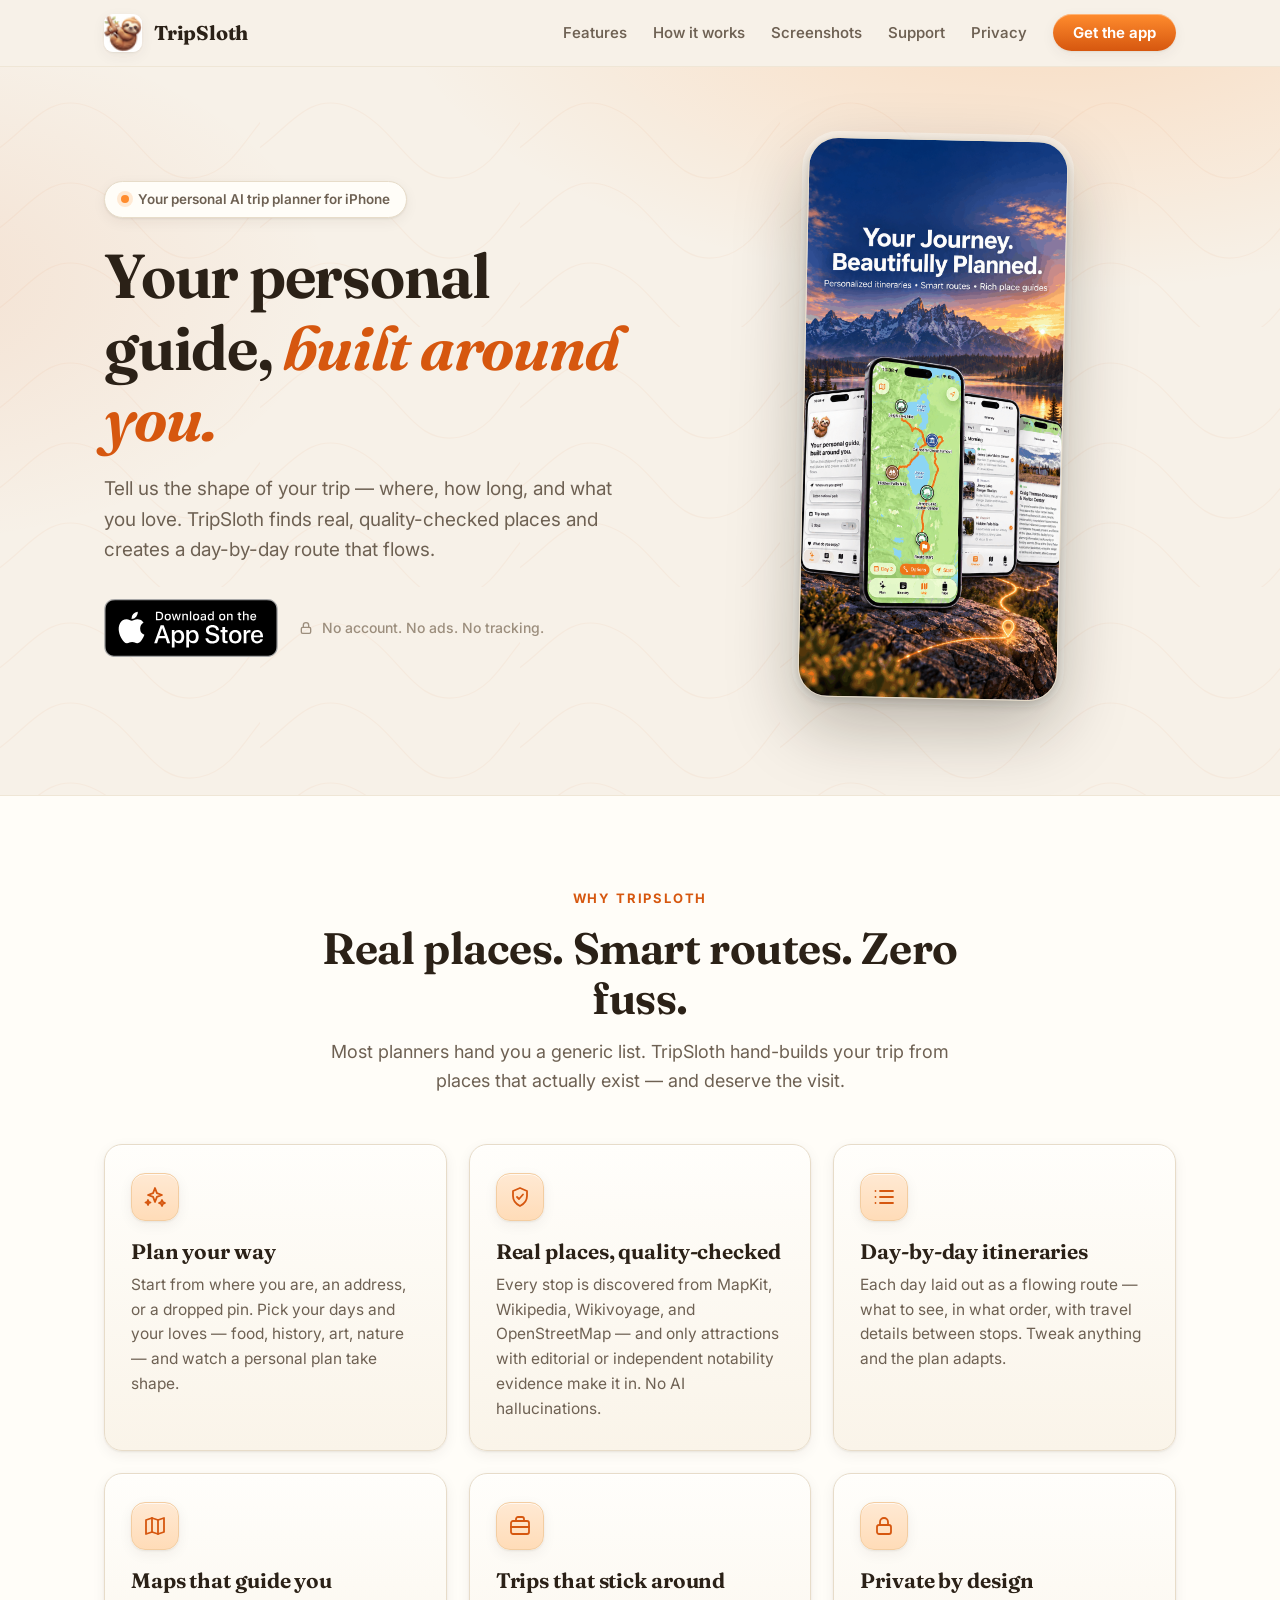
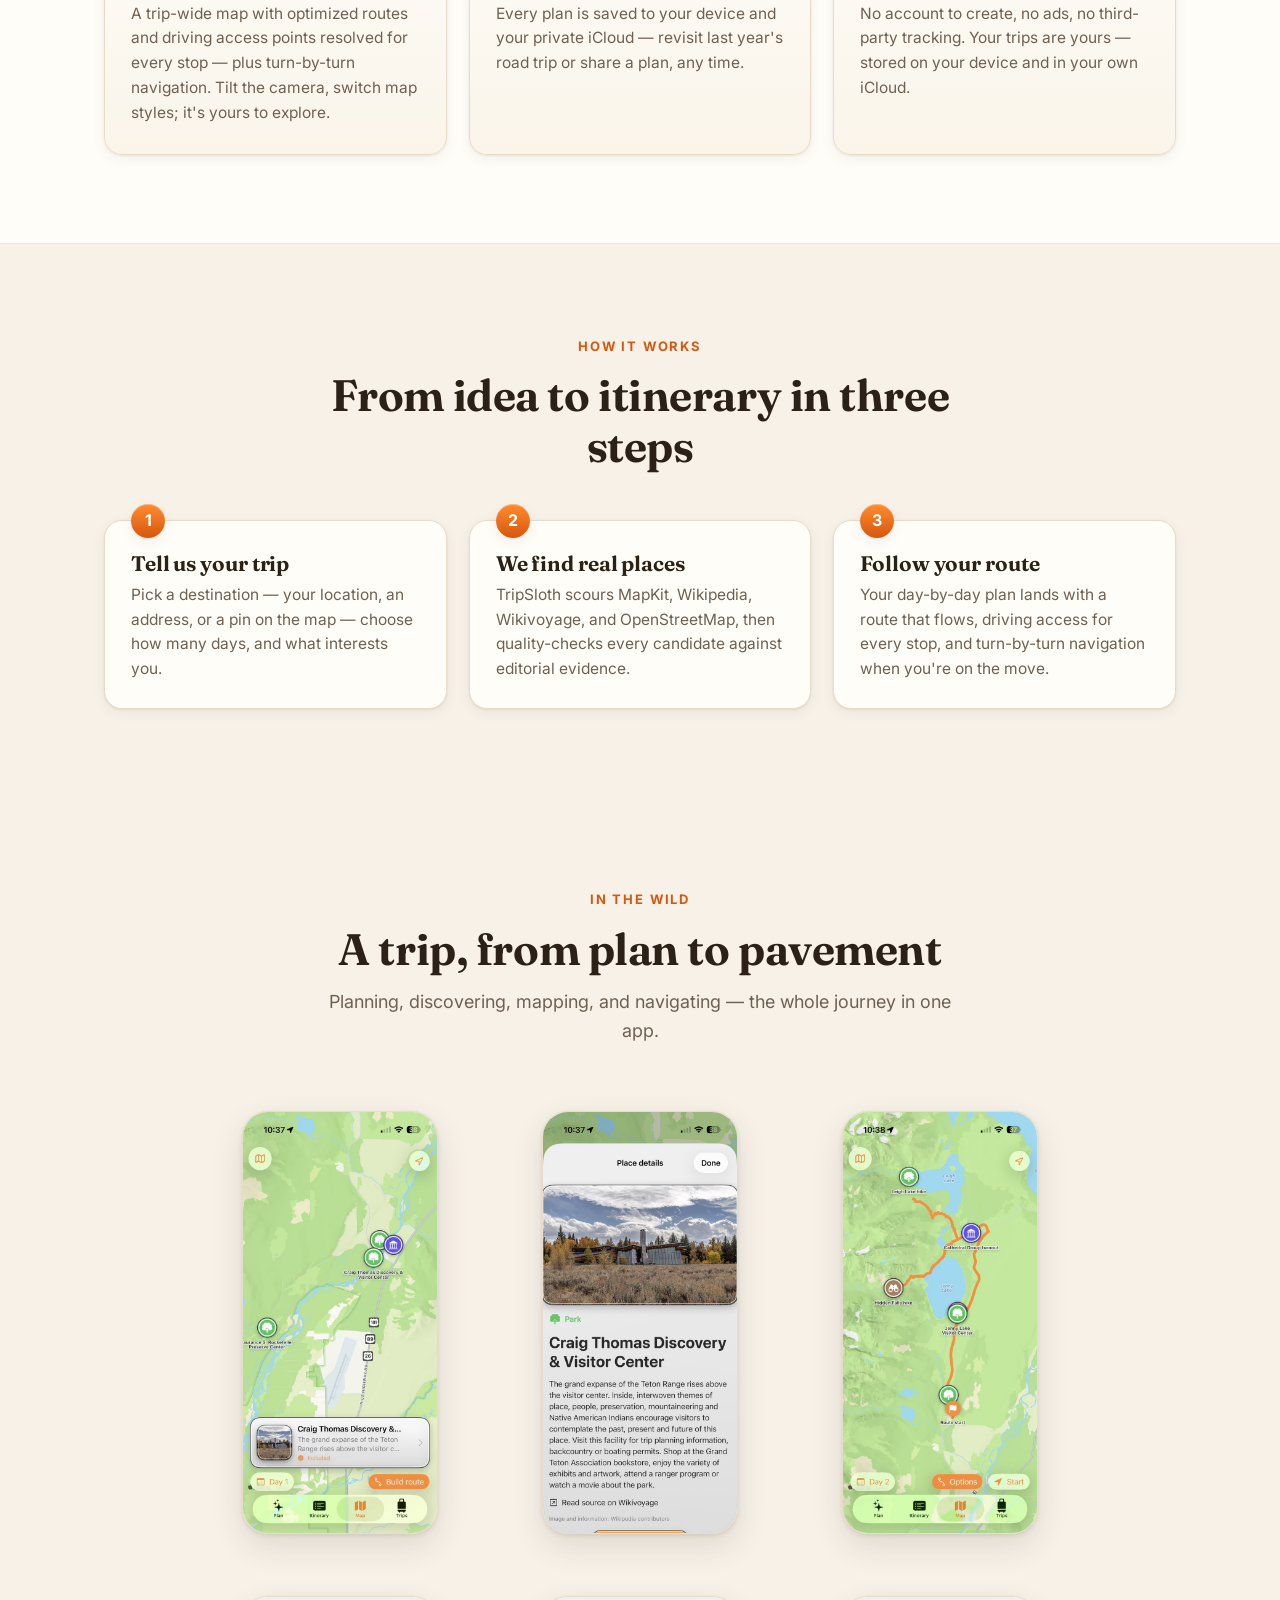
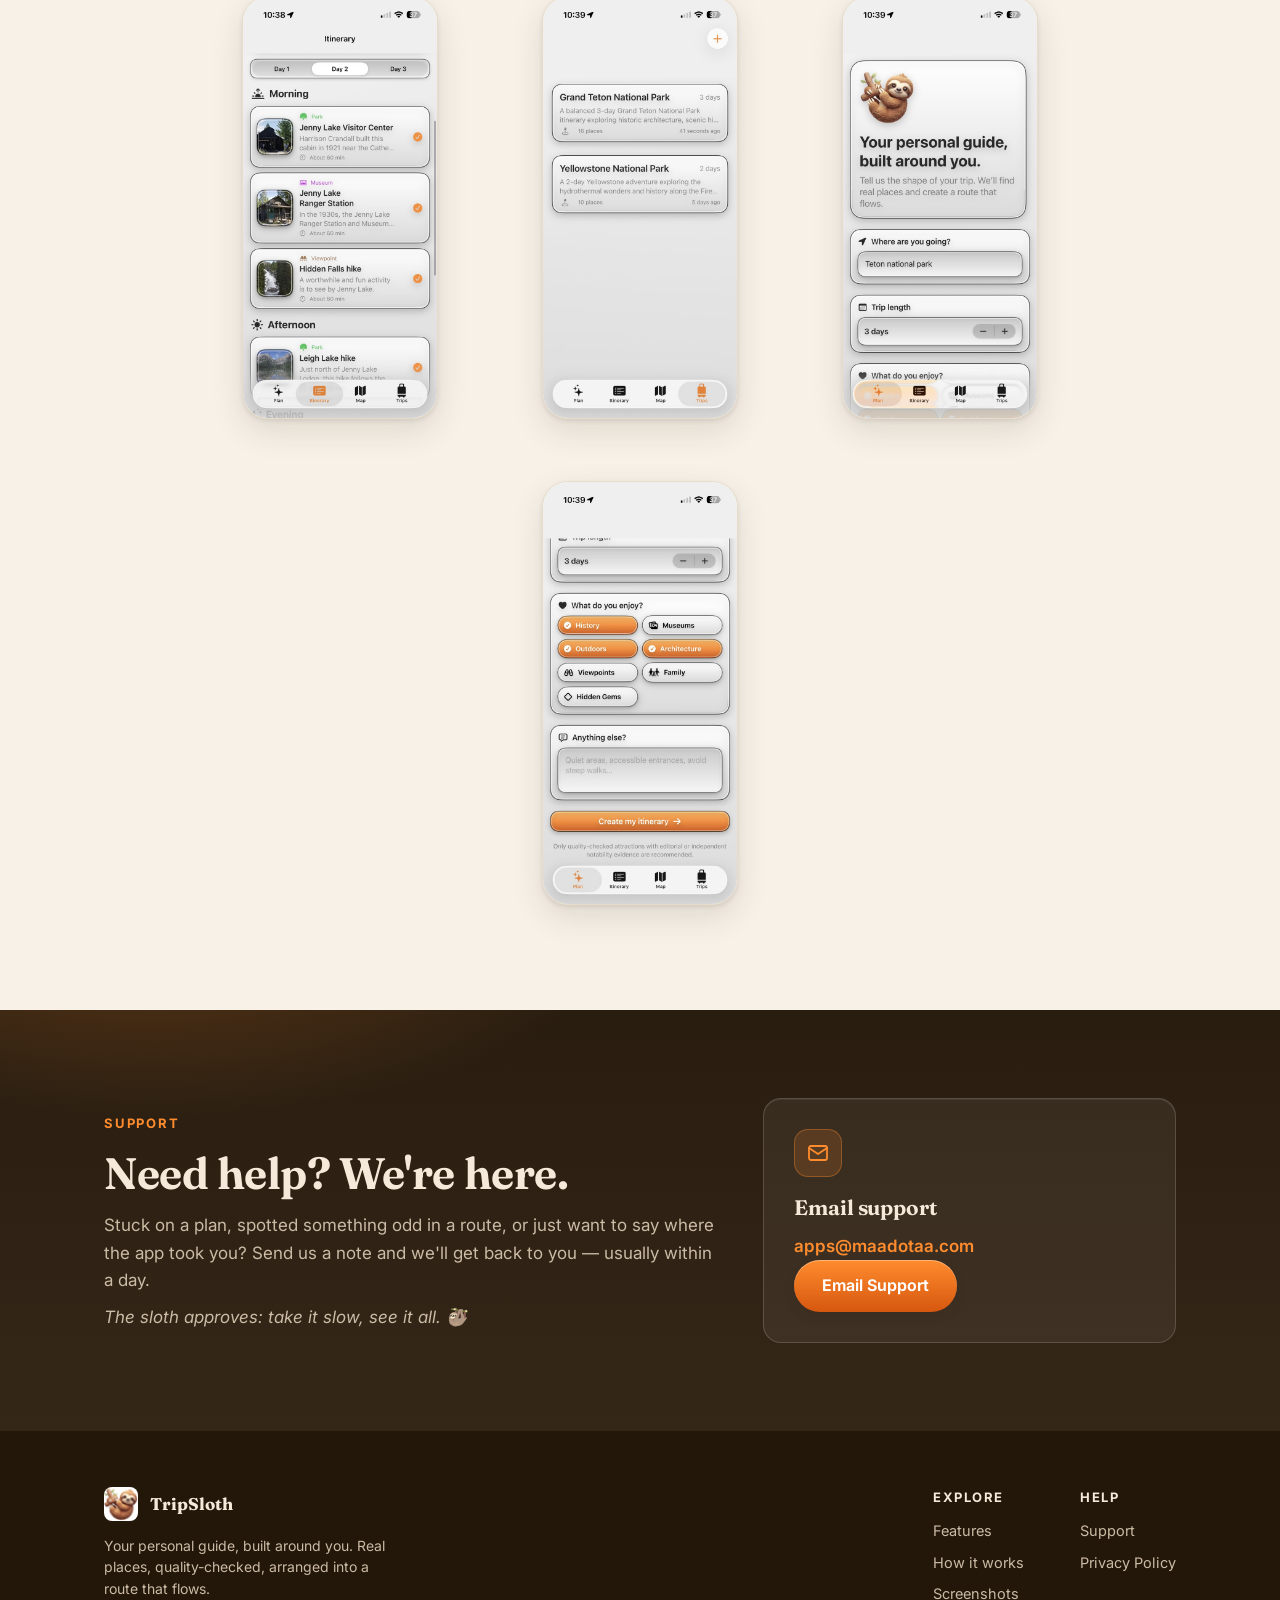
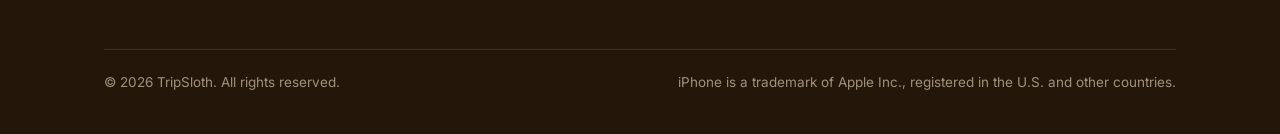
<file: index.html>
<!DOCTYPE html>
<html lang="en">
<head>
  <meta charset="UTF-8">
  <meta name="viewport" content="width=device-width, initial-scale=1.0">
  <title>TripSloth — Your personal guide, built around you</title>
  <meta name="description" content="TripSloth turns the shape of your trip — destination, days, and interests — into a day-by-day plan built from real, quality-checked places. Plan, map, and navigate. No account, no ads, no tracking.">
  <meta property="og:title" content="TripSloth — Your personal guide, built around you">
  <meta property="og:description" content="Tell us the shape of your trip. We'll find real places and create a route that flows.">
  <meta property="og:type" content="website">
  <meta property="og:image" content="images/hero.png">

  <link rel="icon" href="assets/favicon.ico" sizes="48x48">
  <link rel="icon" type="image/png" sizes="32x32" href="assets/favicon-32.png">
  <link rel="icon" type="image/png" sizes="192x192" href="assets/favicon-192.png">
  <link rel="apple-touch-icon" href="assets/apple-touch-icon.png">

  <link rel="preconnect" href="https://fonts.googleapis.com">
  <link rel="preconnect" href="https://fonts.gstatic.com" crossorigin>
  <link href="https://fonts.googleapis.com/css2?family=Fraunces:ital,opsz,wght@0,9..144,500;0,9..144,650;0,9..144,700;1,9..144,600&family=Inter:wght@400;500;600;700&display=swap" rel="stylesheet">
  <link rel="stylesheet" href="assets/styles.css">
</head>
<body>

  <!-- ===================== nav ===================== -->
  <header class="nav">
    <div class="nav-inner">
      <a class="brand" href="index.html" aria-label="TripSloth home">
        <img src="assets/favicon-32.png" alt="TripSloth icon" width="38" height="38">
        <span class="brand-name">TripSloth</span>
      </a>
      <ul class="nav-links">
        <li><a href="#features">Features</a></li>
        <li><a href="#how-it-works">How it works</a></li>
        <li><a href="#screenshots">Screenshots</a></li>
        <li><a href="#support">Support</a></li>
        <li><a href="privacy/index.html">Privacy</a></li>
        <li class="nav-cta-li"><a class="nav-cta" href="https://apps.apple.com/us/app/trip-sloth/6811653698">Get the app</a></li>
      </ul>
    </div>
  </header>

  <main>
    <!-- ===================== hero ===================== -->
    <section class="hero">
      <div class="hero-topo" aria-hidden="true"></div>
      <div class="container hero-inner">
        <div>
          <span class="hero-badge"><span class="dot"></span> Your personal AI trip planner for iPhone</span>
          <h1>Your personal guide, <em>built around you.</em></h1>
          <p class="hero-sub">Tell us the shape of your trip — where, how long, and what you love. TripSloth finds real, quality-checked places and creates a day-by-day route that flows.</p>
          <div class="hero-actions">
            <a class="appstore-badge" href="https://apps.apple.com/us/app/trip-sloth/6811653698" aria-label="Download TripSloth on the App Store">
              <img src="assets/app-store-badge.svg" alt="Download on the App Store" width="174" height="58">
            </a>
            <span class="hero-note">
              <svg width="16" height="16" viewBox="0 0 24 24" fill="none" stroke="currentColor" stroke-width="2" stroke-linecap="round" stroke-linejoin="round" aria-hidden="true"><rect x="5" y="11" width="14" height="9" rx="2"/><path d="M8 11V8a4 4 0 0 1 8 0v3"/></svg>
              No account. No ads. No tracking.
            </span>
          </div>
        </div>
        <div class="hero-visual">
          <div class="hero-glow" aria-hidden="true"></div>
          <div class="hero-frame">
            <img src="images/hero.png" alt="TripSloth on iPhone — plan, map, and day-by-day itinerary" width="853" height="1844">
          </div>
        </div>
      </div>
    </section>

    <!-- ===================== features ===================== -->
    <section class="section features" id="features">
      <div class="container">
        <div class="section-head center">
          <span class="eyebrow">Why TripSloth</span>
          <h2>Real places. Smart routes. Zero fuss.</h2>
          <p>Most planners hand you a generic list. TripSloth hand-builds your trip from places that actually exist — and deserve the visit.</p>
        </div>
        <div class="feature-grid">
          <article class="card">
            <div class="card-icon" aria-hidden="true">
              <svg viewBox="0 0 24 24" fill="none" stroke="currentColor" stroke-width="1.8" stroke-linecap="round" stroke-linejoin="round"><path d="M12 3l1.9 5.1L19 10l-5.1 1.9L12 17l-1.9-5.1L5 10l5.1-1.9L12 3z"/><path d="M19 15l.9 2.1L22 18l-2.1.9L19 21l-.9-2.1L16 18l2.1-.9L19 15z"/><path d="M5 15l.7 1.8L7.5 17.5l-1.8.7L5 20l-.7-1.8L2.5 17.5l1.8-.7L5 15z"/></svg>
            </div>
            <h3>Plan your way</h3>
            <p>Start from where you are, an address, or a dropped pin. Pick your days and your loves — food, history, art, nature — and watch a personal plan take shape.</p>
          </article>
          <article class="card">
            <div class="card-icon" aria-hidden="true">
              <svg viewBox="0 0 24 24" fill="none" stroke="currentColor" stroke-width="1.8" stroke-linecap="round" stroke-linejoin="round"><path d="M12 3l7 3v5c0 4.5-3 8-7 10-4-2-7-5.5-7-10V6l7-3z"/><path d="M9 12l2 2 4-4.5"/></svg>
            </div>
            <h3>Real places, quality-checked</h3>
            <p>Every stop is discovered from MapKit, Wikipedia, Wikivoyage, and OpenStreetMap — and only attractions with editorial or independent notability evidence make it in. No AI hallucinations.</p>
          </article>
          <article class="card">
            <div class="card-icon" aria-hidden="true">
              <svg viewBox="0 0 24 24" fill="none" stroke="currentColor" stroke-width="1.8" stroke-linecap="round" stroke-linejoin="round"><path d="M8 6h13M8 12h13M8 18h13"/><path d="M3.5 6h.01M3.5 12h.01M3.5 18h.01"/></svg>
            </div>
            <h3>Day-by-day itineraries</h3>
            <p>Each day laid out as a flowing route — what to see, in what order, with travel details between stops. Tweak anything and the plan adapts.</p>
          </article>
          <article class="card">
            <div class="card-icon" aria-hidden="true">
              <svg viewBox="0 0 24 24" fill="none" stroke="currentColor" stroke-width="1.8" stroke-linecap="round" stroke-linejoin="round"><path d="M9 4L3 6v14l6-2 6 2 6-2V4l-6 2-6-2z"/><path d="M9 4v14"/><path d="M15 6v14"/></svg>
            </div>
            <h3>Maps that guide you</h3>
            <p>A trip-wide map with optimized routes and driving access points resolved for every stop — plus turn-by-turn navigation. Tilt the camera, switch map styles; it's yours to explore.</p>
          </article>
          <article class="card">
            <div class="card-icon" aria-hidden="true">
              <svg viewBox="0 0 24 24" fill="none" stroke="currentColor" stroke-width="1.8" stroke-linecap="round" stroke-linejoin="round"><rect x="3" y="7" width="18" height="13" rx="2"/><path d="M8 7V5a2 2 0 0 1 2-2h4a2 2 0 0 1 2 2v2"/><path d="M3 13h18"/></svg>
            </div>
            <h3>Trips that stick around</h3>
            <p>Every plan is saved to your device and your private iCloud — revisit last year's road trip or share a plan, any time.</p>
          </article>
          <article class="card">
            <div class="card-icon" aria-hidden="true">
              <svg viewBox="0 0 24 24" fill="none" stroke="currentColor" stroke-width="1.8" stroke-linecap="round" stroke-linejoin="round"><rect x="5" y="11" width="14" height="9" rx="2"/><path d="M8 11V8a4 4 0 0 1 8 0v3"/></svg>
            </div>
            <h3>Private by design</h3>
            <p>No account to create, no ads, no third-party tracking. Your trips are yours — stored on your device and in your own iCloud.</p>
          </article>
        </div>
      </div>
    </section>

    <!-- ===================== how it works ===================== -->
    <section class="section" id="how-it-works">
      <div class="container">
        <div class="section-head center">
          <span class="eyebrow">How it works</span>
          <h2>From idea to itinerary in three steps</h2>
        </div>
        <div class="steps">
          <div class="step">
            <h3>Tell us your trip</h3>
            <p>Pick a destination — your location, an address, or a pin on the map — choose how many days, and what interests you.</p>
          </div>
          <div class="step">
            <h3>We find real places</h3>
            <p>TripSloth scours MapKit, Wikipedia, Wikivoyage, and OpenStreetMap, then quality-checks every candidate against editorial evidence.</p>
          </div>
          <div class="step">
            <h3>Follow your route</h3>
            <p>Your day-by-day plan lands with a route that flows, driving access for every stop, and turn-by-turn navigation when you're on the move.</p>
          </div>
        </div>
      </div>
    </section>

    <!-- ===================== screenshots ===================== -->
    <section class="section screenshots" id="screenshots">
      <div class="container">
        <div class="section-head center">
          <span class="eyebrow">In the wild</span>
          <h2>A trip, from plan to pavement</h2>
          <p>Planning, discovering, mapping, and navigating — the whole journey in one app.</p>
        </div>
        <div class="shots">
          <figure class="shot"><img src="images/screenshot-1.jpg" alt="TripSloth trip planning screen" width="630" height="1368" loading="lazy"></figure>
          <figure class="shot"><img src="images/screenshot-2.jpg" alt="TripSloth destination and interests selection" width="630" height="1368" loading="lazy"></figure>
          <figure class="shot"><img src="images/screenshot-3.jpg" alt="TripSloth discovering places" width="630" height="1368" loading="lazy"></figure>
          <figure class="shot"><img src="images/screenshot-4.jpg" alt="TripSloth day-by-day itinerary" width="630" height="1368" loading="lazy"></figure>
          <figure class="shot"><img src="images/screenshot-5.jpg" alt="TripSloth place detail with photos" width="630" height="1368" loading="lazy"></figure>
          <figure class="shot"><img src="images/screenshot-6.jpg" alt="TripSloth trip map with route" width="630" height="1368" loading="lazy"></figure>
          <figure class="shot"><img src="images/screenshot-7.jpg" alt="TripSloth turn-by-turn navigation" width="630" height="1368" loading="lazy"></figure>
        </div>
      </div>
    </section>

    <!-- ===================== support ===================== -->
    <section class="section support-band" id="support">
      <div class="container support-inner">
        <div>
          <span class="eyebrow" style="color: var(--accent);">Support</span>
          <h2>Need help? We're here.</h2>
          <p>Stuck on a plan, spotted something odd in a route, or just want to say where the app took you? Send us a note and we'll get back to you — usually within a day.</p>
          <p style="margin-top: 10px; font-style: italic;">The sloth approves: take it slow, see it all. 🦥</p>
        </div>
        <div class="support-card">
          <div class="card-icon" aria-hidden="true">
            <svg viewBox="0 0 24 24" fill="none" stroke="currentColor" stroke-width="1.8" stroke-linecap="round" stroke-linejoin="round"><rect x="3" y="5" width="18" height="14" rx="2"/><path d="M3 7l9 6 9-6"/></svg>
          </div>
          <h3 style="color: var(--cream-on-deep); margin-bottom: 6px;">Email support</h3>
          <p class="support-email"><a href="mailto:apps@maadotaa.com?subject=need%20help%20with%20TripSloth">apps@maadotaa.com</a></p>
          <a class="btn" href="mailto:apps@maadotaa.com?subject=need%20help%20with%20TripSloth">Email Support</a>
        </div>
      </div>
    </section>
  </main>

  <!-- ===================== footer ===================== -->
  <footer class="footer">
    <div class="container">
      <div class="footer-inner">
        <div>
          <div class="footer-brand">
            <img src="assets/favicon-32.png" alt="" width="34" height="34">
            <strong>TripSloth</strong>
          </div>
          <p class="footer-tagline">Your personal guide, built around you. Real places, quality-checked, arranged into a route that flows.</p>
        </div>
        <nav class="footer-links" aria-label="Footer">
          <div class="footer-col">
            <h4>Explore</h4>
            <ul>
              <li><a href="#features">Features</a></li>
              <li><a href="#how-it-works">How it works</a></li>
              <li><a href="#screenshots">Screenshots</a></li>
            </ul>
          </div>
          <div class="footer-col">
            <h4>Help</h4>
            <ul>
              <li><a href="#support">Support</a></li>
              <li><a href="privacy/index.html">Privacy Policy</a></li>
            </ul>
          </div>
        </nav>
      </div>
      <div class="footer-bottom">
        <span>© 2026 TripSloth. All rights reserved.</span>
        <span>iPhone is a trademark of Apple Inc., registered in the U.S. and other countries.</span>
      </div>
    </div>
  </footer>

</body>
</html>
</file>
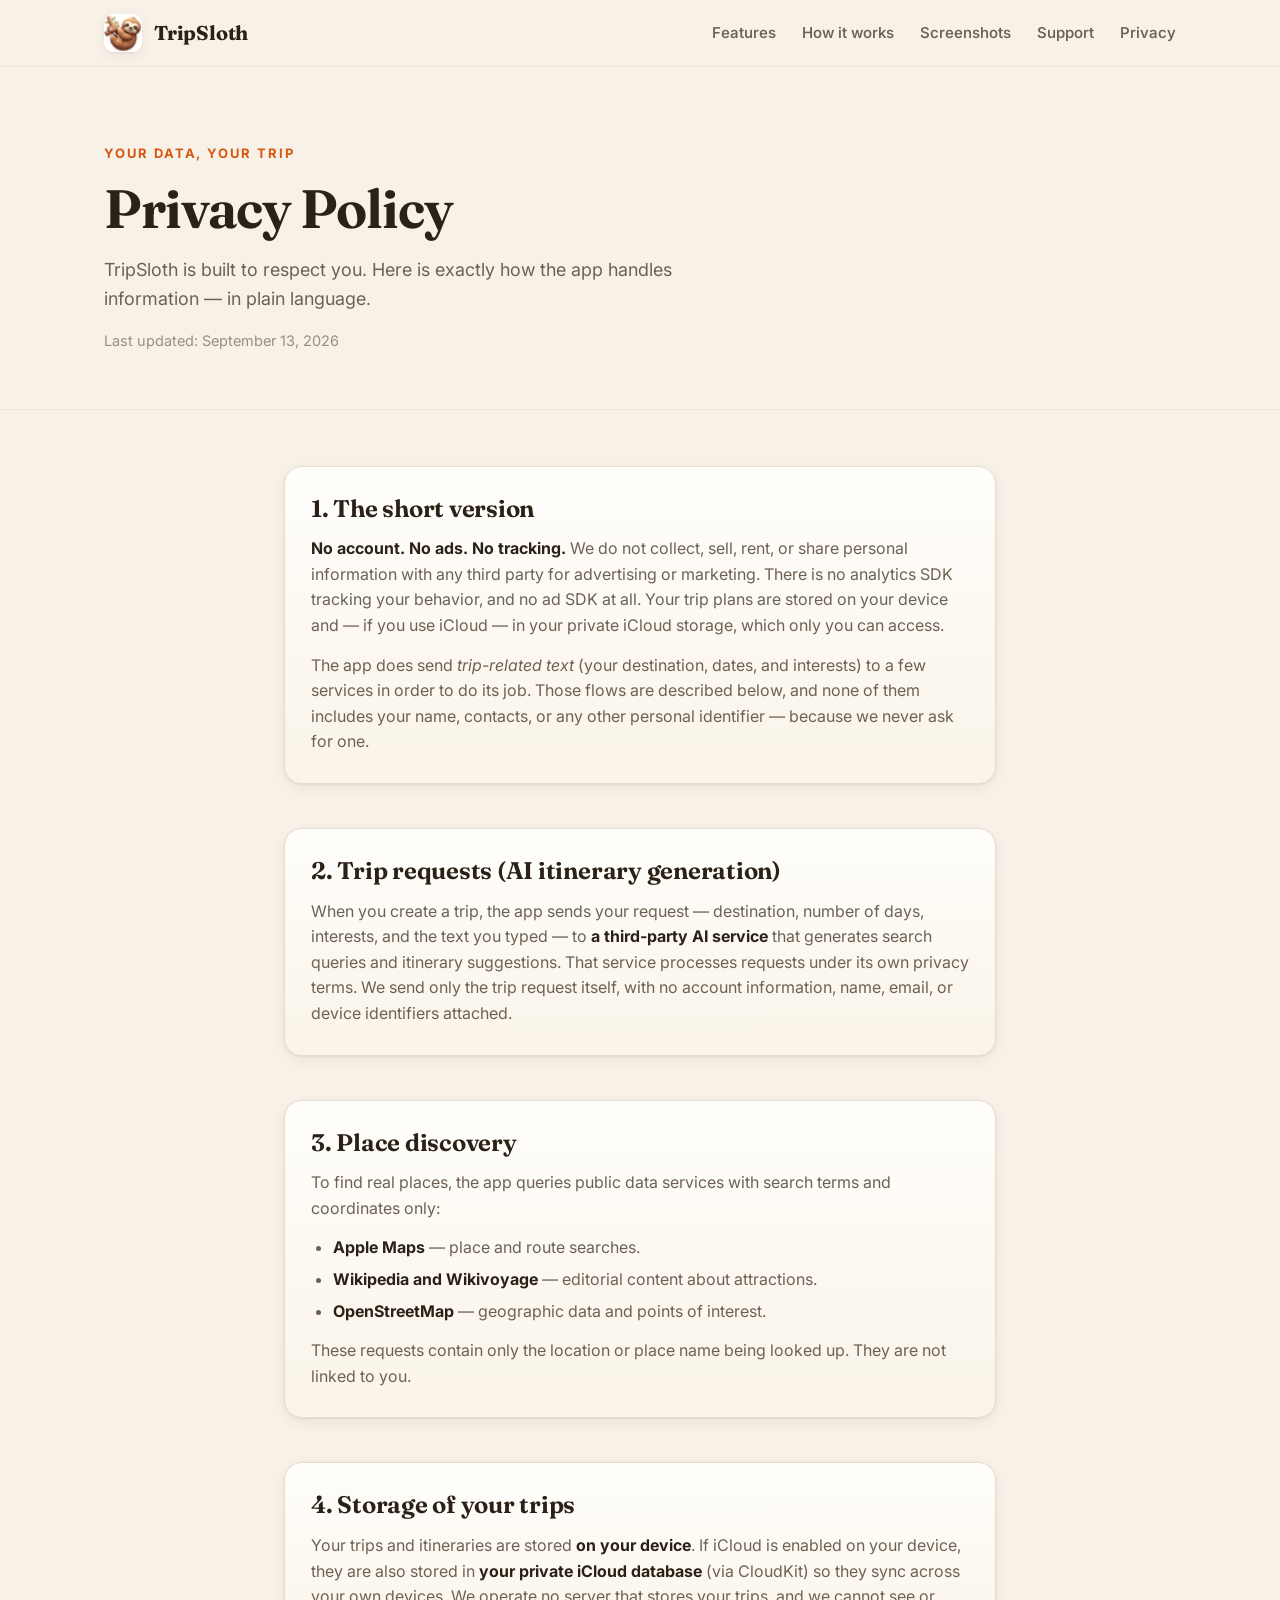
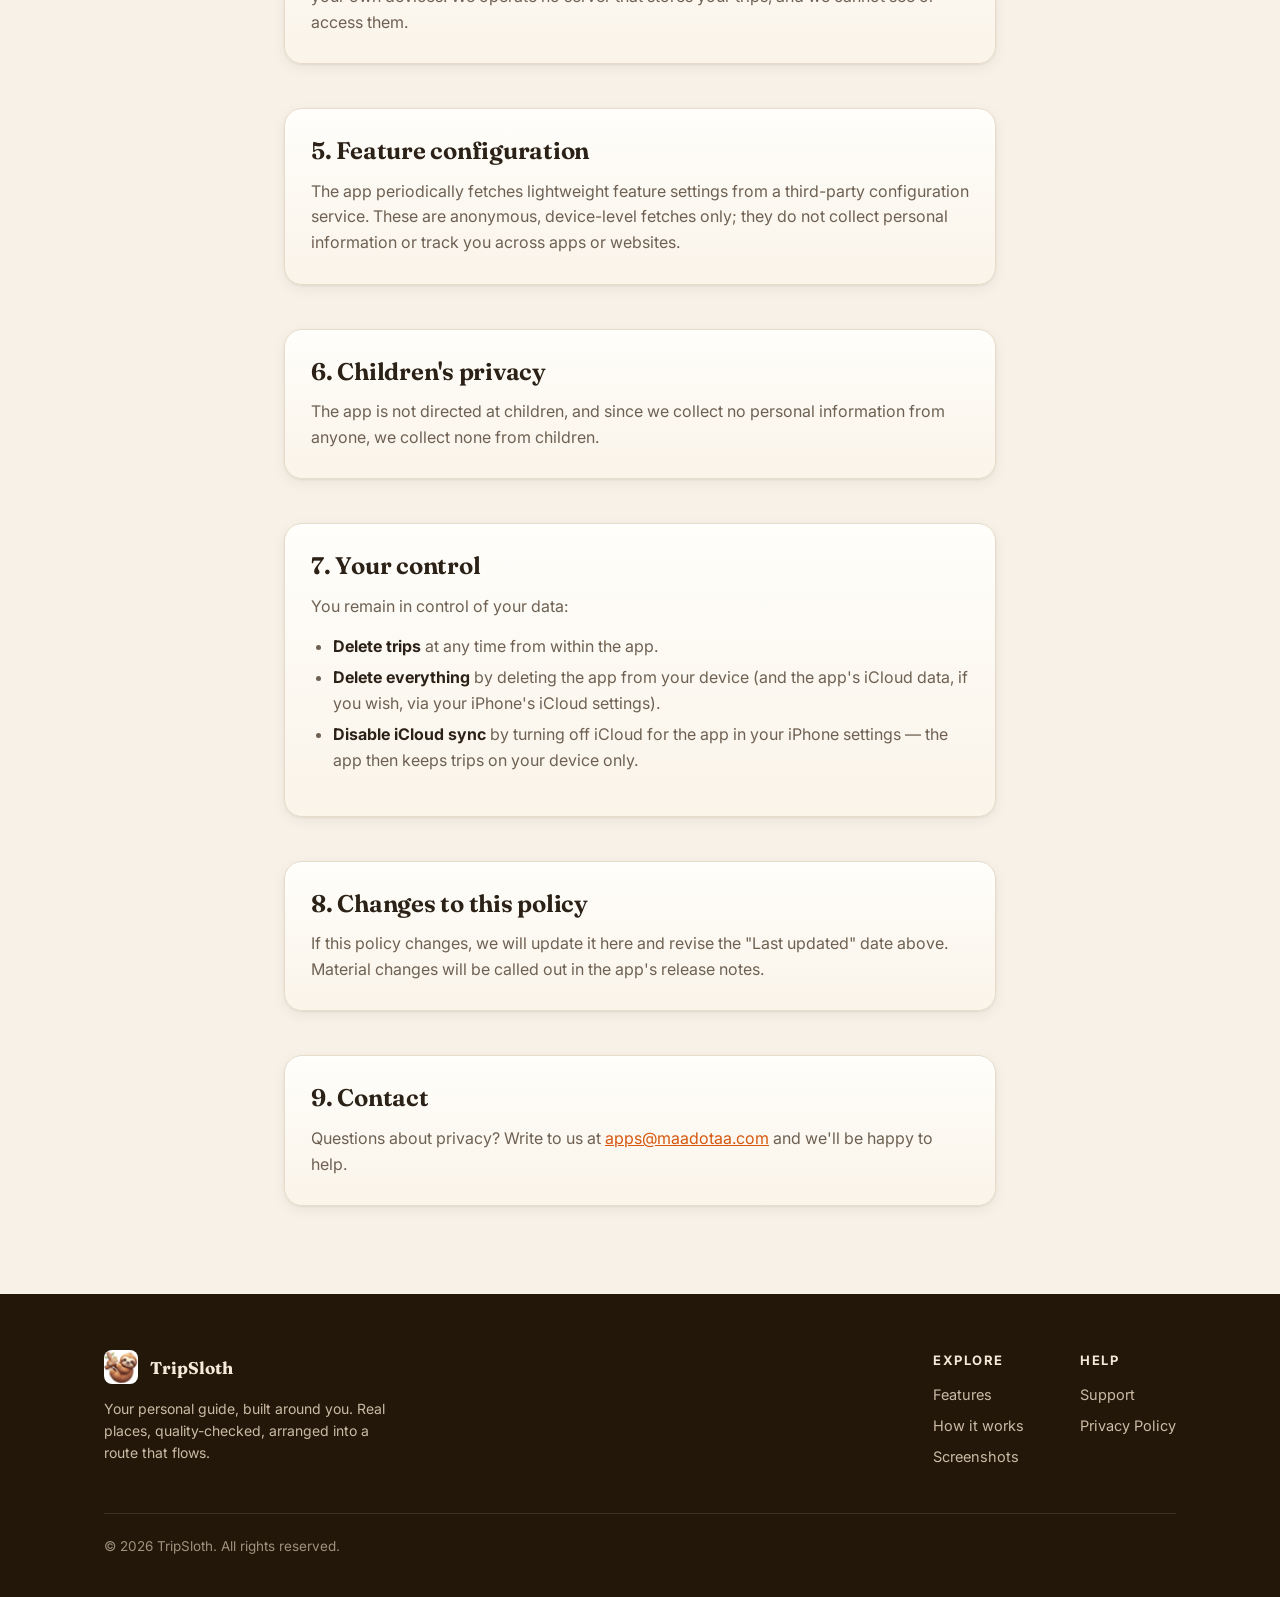
<file: privacy/index.html>
<!DOCTYPE html>
<html lang="en">
<head>
  <meta charset="UTF-8">
  <meta name="viewport" content="width=device-width, initial-scale=1.0">
  <title>Privacy Policy — TripSloth</title>
  <meta name="description" content="Privacy policy for TripSloth: no account, no ads, no tracking. Learn how trip requests, place discovery, and storage work.">
  <meta name="robots" content="noindex">

  <link rel="icon" href="../assets/favicon.ico" sizes="48x48">
  <link rel="icon" type="image/png" sizes="32x32" href="../assets/favicon-32.png">
  <link rel="icon" type="image/png" sizes="192x192" href="../assets/favicon-192.png">
  <link rel="apple-touch-icon" href="../assets/apple-touch-icon.png">

  <link rel="preconnect" href="https://fonts.googleapis.com">
  <link rel="preconnect" href="https://fonts.gstatic.com" crossorigin>
  <link href="https://fonts.googleapis.com/css2?family=Fraunces:ital,opsz,wght@0,9..144,500;0,9..144,650;0,9..144,700;1,9..144,600&family=Inter:wght@400;500;600;700&display=swap" rel="stylesheet">
  <link rel="stylesheet" href="../assets/styles.css">
</head>
<body>

  <header class="nav">
    <div class="nav-inner">
      <a class="brand" href="../index.html" aria-label="TripSloth home">
        <img src="../assets/favicon-32.png" alt="TripSloth icon" width="38" height="38">
        <span class="brand-name">TripSloth</span>
      </a>
      <ul class="nav-links">
        <li><a href="../index.html#features">Features</a></li>
        <li><a href="../index.html#how-it-works">How it works</a></li>
        <li><a href="../index.html#screenshots">Screenshots</a></li>
        <li><a href="../index.html#support">Support</a></li>
        <li><a href="index.html">Privacy</a></li>
      </ul>
    </div>
  </header>

  <main>
    <section class="page-hero">
      <div class="container">
        <span class="eyebrow">Your data, your trip</span>
        <h1>Privacy Policy</h1>
        <p>TripSloth is built to respect you. Here is exactly how the app handles information — in plain language.</p>
        <p style="font-size: 14.5px; color: var(--ink-faint);">Last updated: September 13, 2026</p>
      </div>
    </section>

    <section class="section" style="padding-top: 56px;">
      <div class="container prose">

        <div class="card">
          <h2>1. The short version</h2>
          <p><strong>No account. No ads. No tracking.</strong> We do not collect, sell, rent, or share personal information with any third party for advertising or marketing. There is no analytics SDK tracking your behavior, and no ad SDK at all. Your trip plans are stored on your device and — if you use iCloud — in your private iCloud storage, which only you can access.</p>
          <p>The app does send <em>trip-related text</em> (your destination, dates, and interests) to a few services in order to do its job. Those flows are described below, and none of them includes your name, contacts, or any other personal identifier — because we never ask for one.</p>
        </div>

        <div class="card">
          <h2>2. Trip requests (AI itinerary generation)</h2>
          <p>When you create a trip, the app sends your request — destination, number of days, interests, and the text you typed — to <strong>a third-party AI service</strong> that generates search queries and itinerary suggestions. That service processes requests under its own privacy terms. We send only the trip request itself, with no account information, name, email, or device identifiers attached.</p>
        </div>

        <div class="card">
          <h2>3. Place discovery</h2>
          <p>To find real places, the app queries public data services with search terms and coordinates only:</p>
          <ul>
            <li><strong>Apple Maps</strong> — place and route searches.</li>
            <li><strong>Wikipedia and Wikivoyage</strong> — editorial content about attractions.</li>
            <li><strong>OpenStreetMap</strong> — geographic data and points of interest.</li>
          </ul>
          <p>These requests contain only the location or place name being looked up. They are not linked to you.</p>
        </div>

        <div class="card">
          <h2>4. Storage of your trips</h2>
          <p>Your trips and itineraries are stored <strong>on your device</strong>. If iCloud is enabled on your device, they are also stored in <strong>your private iCloud database</strong> (via CloudKit) so they sync across your own devices. We operate no server that stores your trips, and we cannot see or access them.</p>
        </div>

        <div class="card">
          <h2>5. Feature configuration</h2>
          <p>The app periodically fetches lightweight feature settings from a third-party configuration service. These are anonymous, device-level fetches only; they do not collect personal information or track you across apps or websites.</p>
        </div>

        <div class="card">
          <h2>6. Children's privacy</h2>
          <p>The app is not directed at children, and since we collect no personal information from anyone, we collect none from children.</p>
        </div>

        <div class="card">
          <h2>7. Your control</h2>
          <p>You remain in control of your data:</p>
          <ul>
            <li><strong>Delete trips</strong> at any time from within the app.</li>
            <li><strong>Delete everything</strong> by deleting the app from your device (and the app's iCloud data, if you wish, via your iPhone's iCloud settings).</li>
            <li><strong>Disable iCloud sync</strong> by turning off iCloud for the app in your iPhone settings — the app then keeps trips on your device only.</li>
          </ul>
        </div>

        <div class="card">
          <h2>8. Changes to this policy</h2>
          <p>If this policy changes, we will update it here and revise the "Last updated" date above. Material changes will be called out in the app's release notes.</p>
        </div>

        <div class="card">
          <h2>9. Contact</h2>
          <p>Questions about privacy? Write to us at <a href="mailto:apps@maadotaa.com?subject=need%20help%20with%20TripSloth">apps@maadotaa.com</a> and we'll be happy to help.</p>
        </div>

      </div>
    </section>
  </main>

  <footer class="footer">
    <div class="container">
      <div class="footer-inner">
        <div>
          <div class="footer-brand">
            <img src="../assets/favicon-32.png" alt="" width="34" height="34">
            <strong>TripSloth</strong>
          </div>
          <p class="footer-tagline">Your personal guide, built around you. Real places, quality-checked, arranged into a route that flows.</p>
        </div>
        <nav class="footer-links" aria-label="Footer">
          <div class="footer-col">
            <h4>Explore</h4>
            <ul>
              <li><a href="../index.html#features">Features</a></li>
              <li><a href="../index.html#how-it-works">How it works</a></li>
              <li><a href="../index.html#screenshots">Screenshots</a></li>
            </ul>
          </div>
          <div class="footer-col">
            <h4>Help</h4>
            <ul>
              <li><a href="../index.html#support">Support</a></li>
              <li><a href="index.html">Privacy Policy</a></li>
            </ul>
          </div>
        </nav>
      </div>
      <div class="footer-bottom">
        <span>© 2026 TripSloth. All rights reserved.</span>
      </div>
    </div>
  </footer>

</body>
</html>
</file>
<file: assets/styles.css>
/* ==========================================================================
   TripSloth — marketing site styles
   Warm travel palette, skeuomorphic-soft surfaces. No frameworks.
   ========================================================================== */

:root {
  --accent: #ff8c2e;
  --accent-dark: #d6570f;
  --accent-soft: #ffe9d3;
  --accent-glow: rgba(255, 140, 46, 0.22);

  --ink: #2b2117;
  --ink-soft: #6e6153;
  --ink-faint: #9c8e7d;

  --canvas: #f7f1e8;
  --paper: #fffdf8;
  --line: #e7dcc9;
  --line-soft: #efe6d6;

  --deep: #291d10;
  --deep-2: #352718;
  --cream-on-deep: #f5e9da;
  --ink-on-deep-soft: #cbbba5;

  --shadow-sm: 0 1px 2px rgba(58, 42, 22, 0.08), 0 4px 14px rgba(58, 42, 22, 0.06);
  --shadow-md: 0 2px 4px rgba(58, 42, 22, 0.10), 0 12px 32px rgba(58, 42, 22, 0.12);
  --shadow-lg: 0 4px 10px rgba(30, 20, 8, 0.18), 0 28px 70px rgba(30, 20, 8, 0.28);

  --radius: 18px;
  --radius-lg: 26px;

  --font-body: "Inter", -apple-system, BlinkMacSystemFont, "Segoe UI", Roboto, sans-serif;
  --font-display: "Fraunces", "Iowan Old Style", Georgia, "Times New Roman", serif;
}

* { box-sizing: border-box; }

html { scroll-behavior: smooth; }

body {
  margin: 0;
  font-family: var(--font-body);
  font-size: 17px;
  line-height: 1.6;
  color: var(--ink);
  background: var(--canvas);
  -webkit-font-smoothing: antialiased;
  text-rendering: optimizeLegibility;
}

img { max-width: 100%; display: block; }

a { color: var(--accent-dark); }
a:focus-visible,
button:focus-visible {
  outline: 3px solid var(--accent);
  outline-offset: 3px;
  border-radius: 6px;
}

::selection { background: var(--accent); color: #fff; }

/* ---------- layout helpers ---------- */

.container {
  max-width: 1120px;
  margin: 0 auto;
  padding: 0 24px;
}

.section { padding: 88px 0; }

.eyebrow {
  display: inline-block;
  font-size: 13px;
  font-weight: 700;
  letter-spacing: 0.14em;
  text-transform: uppercase;
  color: var(--accent-dark);
  margin: 0 0 14px;
}

h1, h2, h3 { font-family: var(--font-display); font-weight: 650; line-height: 1.15; color: var(--ink); margin: 0; }

h2 { font-size: clamp(30px, 4.4vw, 44px); letter-spacing: -0.01em; }
h3 { font-size: 21px; letter-spacing: -0.005em; }

.section-head { max-width: 640px; margin-bottom: 48px; }
.section-head.center { margin-left: auto; margin-right: auto; text-align: center; }
.section-head p { color: var(--ink-soft); font-size: 18px; margin: 14px 0 0; }
.section-head.center p { margin-left: auto; margin-right: auto; }

/* ---------- nav ---------- */

.nav {
  position: sticky;
  top: 0;
  z-index: 50;
  background: rgba(247, 241, 232, 0.82);
  -webkit-backdrop-filter: blur(14px);
  backdrop-filter: blur(14px);
  border-bottom: 1px solid var(--line-soft);
}

.nav-inner {
  display: flex;
  align-items: center;
  justify-content: space-between;
  gap: 16px;
  padding: 14px 24px;
  max-width: 1120px;
  margin: 0 auto;
}

.brand { display: flex; align-items: center; gap: 12px; text-decoration: none; color: var(--ink); }

.brand img { width: 38px; height: 38px; border-radius: 9px; box-shadow: var(--shadow-sm); }

.brand-name { font-family: var(--font-display); font-size: 20px; font-weight: 700; letter-spacing: -0.01em; }

.nav-links { display: flex; align-items: center; gap: 26px; list-style: none; margin: 0; padding: 0; }

.nav-links a {
  text-decoration: none;
  color: var(--ink-soft);
  font-size: 15px;
  font-weight: 550;
  transition: color 0.15s ease;
}
.nav-links a:hover { color: var(--accent-dark); }

.nav-cta {
  background: linear-gradient(180deg, var(--accent) 0%, var(--accent-dark) 100%);
  color: #fff !important;
  padding: 9px 20px;
  border-radius: 999px;
  font-weight: 650 !important;
  box-shadow: inset 0 1px 0 rgba(255, 255, 255, 0.35), var(--shadow-sm);
  transition: transform 0.15s ease, box-shadow 0.15s ease;
}
.nav-cta:hover { transform: translateY(-1px); box-shadow: inset 0 1px 0 rgba(255, 255, 255, 0.35), var(--shadow-md); color: #fff !important; }

/* ---------- hero ---------- */

.hero {
  position: relative;
  overflow: hidden;
  padding: 72px 0 96px;
  background:
    radial-gradient(1100px 520px at 82% -12%, var(--accent-glow), transparent 60%),
    radial-gradient(700px 420px at -8% 30%, rgba(214, 87, 15, 0.10), transparent 62%),
    var(--canvas);
}

.hero-topo {
  position: absolute;
  inset: 0;
  opacity: 0.05;
  pointer-events: none;
  background-image: url("data:image/svg+xml,%3Csvg xmlns='http://www.w3.org/2000/svg' width='260' height='260' viewBox='0 0 260 260'%3E%3Cg fill='none' stroke='%23d6570f' stroke-width='1.2'%3E%3Cpath d='M-20 90c40-10 60-70 110-50s60 80 110 70 60-90 100-70'/%3E%3Cpath d='M-20 170c40-10 60-70 110-50s60 80 110 70 60-90 100-70'/%3E%3Cpath d='M-20 250c40-10 60-70 110-50s60 80 110 70 60-90 100-70'/%3E%3C/g%3E%3C/svg%3E");
  background-size: 260px 260px;
}

.hero-inner {
  position: relative;
  display: grid;
  grid-template-columns: 1.05fr 0.95fr;
  gap: 48px;
  align-items: center;
}

.hero-badge {
  display: inline-flex;
  align-items: center;
  gap: 9px;
  background: var(--paper);
  border: 1px solid var(--line);
  box-shadow: var(--shadow-sm);
  border-radius: 999px;
  padding: 7px 16px;
  font-size: 13.5px;
  font-weight: 600;
  color: var(--ink-soft);
  margin-bottom: 22px;
}
.hero-badge .dot { width: 8px; height: 8px; border-radius: 50%; background: var(--accent); box-shadow: 0 0 0 4px var(--accent-soft); }

.hero h1 {
  font-size: clamp(40px, 6vw, 62px);
  letter-spacing: -0.02em;
  margin-bottom: 20px;
}
.hero h1 em { font-style: italic; color: var(--accent-dark); }

.hero-sub { font-size: 19px; color: var(--ink-soft); max-width: 520px; margin: 0 0 34px; }

.hero-actions { display: flex; align-items: center; flex-wrap: wrap; gap: 20px; }

.appstore-badge { display: inline-block; line-height: 0; transition: transform 0.15s ease, filter 0.15s ease; }
.appstore-badge:hover { transform: translateY(-2px); filter: drop-shadow(0 8px 18px rgba(30, 20, 8, 0.3)); }

.hero-note { display: flex; align-items: center; gap: 8px; font-size: 14px; color: var(--ink-faint); font-weight: 500; }
.hero-note svg { flex: none; }

.hero-visual { position: relative; display: flex; justify-content: center; }

.hero-frame {
  position: relative;
  border-radius: 30px;
  overflow: hidden;
  border: 1px solid var(--line);
  box-shadow: var(--shadow-lg), 0 0 0 6px rgba(255, 253, 248, 0.55);
  background: var(--paper);
  transform: rotate(1.2deg);
  transition: transform 0.3s ease;
}
.hero-frame:hover { transform: rotate(0deg); }
.hero-frame img { height: min(62vh, 660px); width: auto; }

.hero-glow { position: absolute; inset: -8% -14%; background: radial-gradient(50% 50% at 50% 45%, var(--accent-glow), transparent 70%); z-index: -1; }

/* ---------- features ---------- */

.features { background: var(--paper); border-top: 1px solid var(--line-soft); border-bottom: 1px solid var(--line-soft); }

.feature-grid { display: grid; grid-template-columns: repeat(3, 1fr); gap: 22px; }

.card {
  position: relative;
  background: linear-gradient(180deg, #fffefb 0%, #faf4e9 100%);
  border: 1px solid var(--line);
  border-radius: var(--radius);
  padding: 28px 26px;
  box-shadow: inset 0 1px 0 #fff, var(--shadow-sm);
  transition: transform 0.2s ease, box-shadow 0.2s ease;
}
.card:hover { transform: translateY(-4px); box-shadow: inset 0 1px 0 #fff, var(--shadow-md); }

.card-icon {
  width: 48px;
  height: 48px;
  border-radius: 14px;
  display: grid;
  place-items: center;
  margin-bottom: 18px;
  background: linear-gradient(180deg, var(--accent-soft) 0%, #ffdcb8 100%);
  border: 1px solid #f3cda1;
  box-shadow: inset 0 1px 0 rgba(255, 255, 255, 0.7), var(--shadow-sm);
  color: var(--accent-dark);
}
.card-icon svg { width: 24px; height: 24px; }

.card h3 { margin-bottom: 10px; }
.card p { margin: 0; color: var(--ink-soft); font-size: 15.5px; }

/* ---------- how it works ---------- */

.steps { display: grid; grid-template-columns: repeat(3, 1fr); gap: 22px; counter-reset: step; }

.step {
  counter-increment: step;
  background: var(--paper);
  border: 1px solid var(--line);
  border-radius: var(--radius);
  padding: 30px 26px 26px;
  box-shadow: var(--shadow-sm);
  position: relative;
}
.step::before {
  content: counter(step);
  position: absolute;
  top: -17px;
  left: 26px;
  width: 34px;
  height: 34px;
  border-radius: 50%;
  display: grid;
  place-items: center;
  background: linear-gradient(180deg, var(--accent) 0%, var(--accent-dark) 100%);
  color: #fff;
  font-weight: 700;
  font-size: 16px;
  box-shadow: inset 0 1px 0 rgba(255, 255, 255, 0.35), var(--shadow-sm);
}
.step h3 { margin-bottom: 8px; }
.step p { margin: 0; color: var(--ink-soft); font-size: 15.5px; }

/* ---------- screenshots ---------- */

.screenshots { background: var(--canvas); }

.shots {
  display: flex;
  flex-wrap: wrap;
  justify-content: center;
  gap: 28px 24px;
}

.shot {
  width: 196px;
  border-radius: 26px;
  overflow: hidden;
  border: 1px solid var(--line);
  background: var(--paper);
  box-shadow: var(--shadow-md), inset 0 0 0 4px #fff;
  transition: transform 0.22s ease, box-shadow 0.22s ease;
}
.shot:hover { transform: translateY(-6px) scale(1.02); box-shadow: var(--shadow-lg), inset 0 0 0 4px #fff; }
.shot img { width: 100%; height: auto; }

/* ---------- support ---------- */

.support-band {
  position: relative;
  overflow: hidden;
  background:
    radial-gradient(800px 380px at 12% -30%, rgba(255, 140, 46, 0.28), transparent 62%),
    linear-gradient(180deg, var(--deep) 0%, var(--deep-2) 100%);
  color: var(--cream-on-deep);
}

.support-inner { display: grid; grid-template-columns: 1.2fr 0.8fr; gap: 40px; align-items: center; }

.support-inner h2 { color: var(--cream-on-deep); }
.support-inner p { color: var(--ink-on-deep-soft); font-size: 17px; margin: 14px 0 0; }

.support-card {
  background: rgba(255, 253, 248, 0.06);
  border: 1px solid rgba(255, 253, 248, 0.16);
  border-radius: var(--radius);
  padding: 30px;
  box-shadow: inset 0 1px 0 rgba(255, 255, 255, 0.08);
}

.support-card .card-icon { background: rgba(255, 140, 46, 0.16); border-color: rgba(255, 140, 46, 0.35); color: var(--accent); box-shadow: none; }

.support-email { color: var(--cream-on-deep); font-size: 15.5px; margin: 14px 0 20px; word-break: break-all; }
.support-email a { color: var(--accent); text-decoration: none; font-weight: 600; }
.support-email a:hover { text-decoration: underline; }

.btn {
  display: inline-flex;
  align-items: center;
  justify-content: center;
  gap: 9px;
  background: linear-gradient(180deg, var(--accent) 0%, var(--accent-dark) 100%);
  color: #fff;
  text-decoration: none;
  font-weight: 650;
  font-size: 16px;
  padding: 13px 28px;
  border-radius: 999px;
  border: none;
  cursor: pointer;
  box-shadow: inset 0 1px 0 rgba(255, 255, 255, 0.35), var(--shadow-sm);
  transition: transform 0.15s ease, box-shadow 0.15s ease;
}
.btn:hover { transform: translateY(-2px); box-shadow: inset 0 1px 0 rgba(255, 255, 255, 0.35), var(--shadow-md); color: #fff; }

/* ---------- footer ---------- */

.footer {
  background: #221709;
  color: var(--ink-on-deep-soft);
  padding: 56px 0 40px;
  font-size: 14.5px;
}

.footer-inner { display: flex; flex-wrap: wrap; gap: 28px 56px; justify-content: space-between; align-items: flex-start; }

.footer-brand { display: flex; align-items: center; gap: 12px; color: var(--cream-on-deep); }
.footer-brand img { width: 34px; height: 34px; border-radius: 8px; }
.footer-brand strong { font-family: var(--font-display); font-size: 17px; }

.footer-tagline { max-width: 300px; margin: 14px 0 0; font-size: 14px; line-height: 1.55; }

.footer-links { display: flex; gap: 56px; }
.footer-col h4 { margin: 0 0 12px; font-size: 13px; text-transform: uppercase; letter-spacing: 0.12em; color: var(--cream-on-deep); }
.footer-col ul { list-style: none; margin: 0; padding: 0; display: grid; gap: 8px; }
.footer-col a { color: var(--ink-on-deep-soft); text-decoration: none; }
.footer-col a:hover { color: var(--accent); }

.footer-bottom {
  margin-top: 44px;
  padding-top: 22px;
  border-top: 1px solid rgba(245, 233, 218, 0.12);
  display: flex;
  flex-wrap: wrap;
  gap: 10px 24px;
  justify-content: space-between;
  color: rgba(203, 187, 165, 0.75);
  font-size: 13.5px;
}
.footer-bottom a { color: inherit; }

/* ---------- page (privacy) ---------- */

.page-hero { background: var(--canvas); border-bottom: 1px solid var(--line-soft); padding: 72px 0 56px; }
.page-hero h1 { font-size: clamp(36px, 5.4vw, 54px); letter-spacing: -0.02em; }
.page-hero p { color: var(--ink-soft); font-size: 18px; max-width: 640px; margin: 16px 0 0; }

.prose { max-width: 760px; margin: 0 auto; }

.prose .card { margin-top: 44px; }
.prose .card:first-of-type { margin-top: 0; }

.prose h2 { font-size: 24px; margin-bottom: 14px; }
.prose p, .prose li { color: var(--ink-soft); font-size: 16px; }
.prose p { margin: 0 0 14px; }
.prose ul { margin: 0 0 14px; padding-left: 22px; }
.prose li { margin-bottom: 6px; }
.prose strong { color: var(--ink); }
.prose .card p:last-child { margin-bottom: 0; }

/* ---------- responsive ---------- */

@media (max-width: 940px) {
  .hero-inner { grid-template-columns: 1fr; text-align: center; }
  .hero-sub { margin-left: auto; margin-right: auto; }
  .hero-actions { justify-content: center; }
  .hero-frame img { height: min(56vh, 560px); }
  .feature-grid { grid-template-columns: repeat(2, 1fr); }
  .steps { grid-template-columns: 1fr; }
  .support-inner { grid-template-columns: 1fr; }
  .section { padding: 64px 0; }
}

@media (max-width: 640px) {
  .nav-links { gap: 16px; }
  .nav-links li:not(.nav-cta-li) { display: none; }
  .feature-grid { grid-template-columns: 1fr; }
  .shot { width: 158px; }
  .footer-inner { flex-direction: column; }
  .footer-links { flex-wrap: wrap; gap: 32px; }
}
</file>
